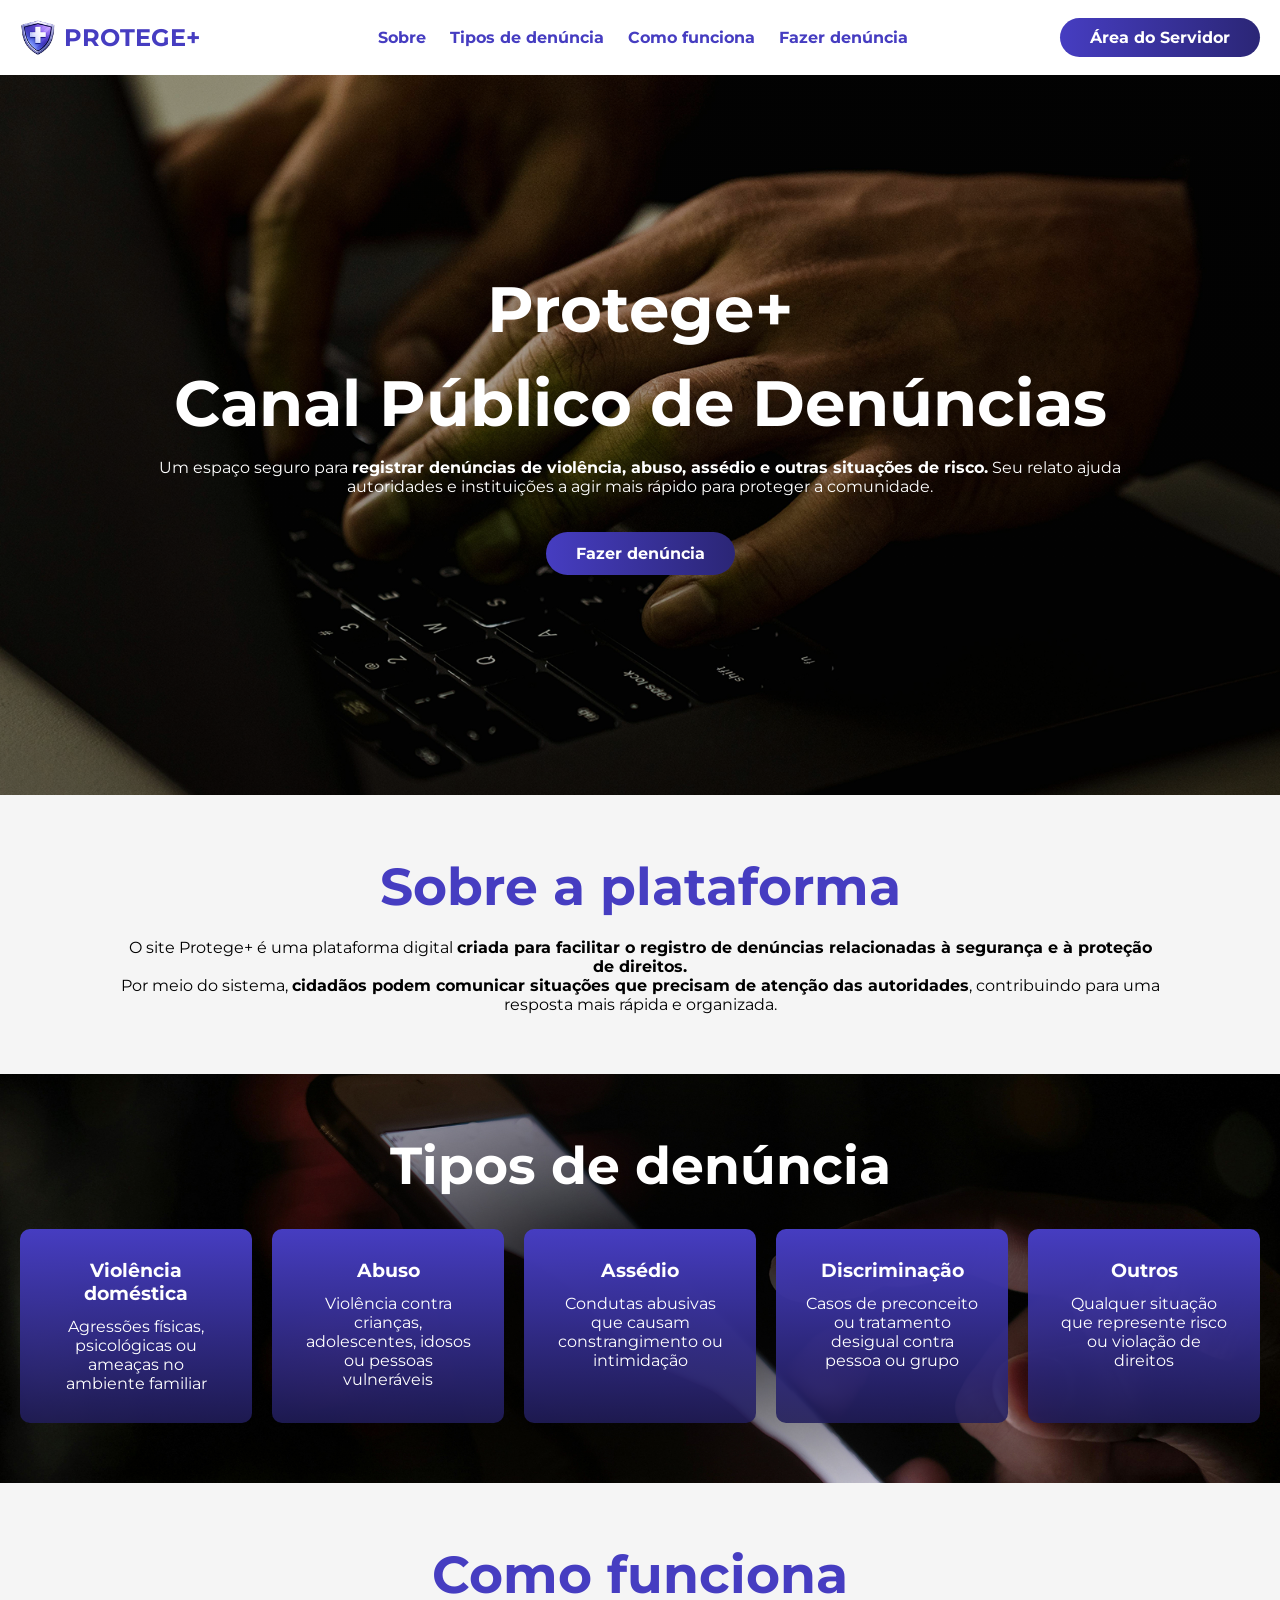
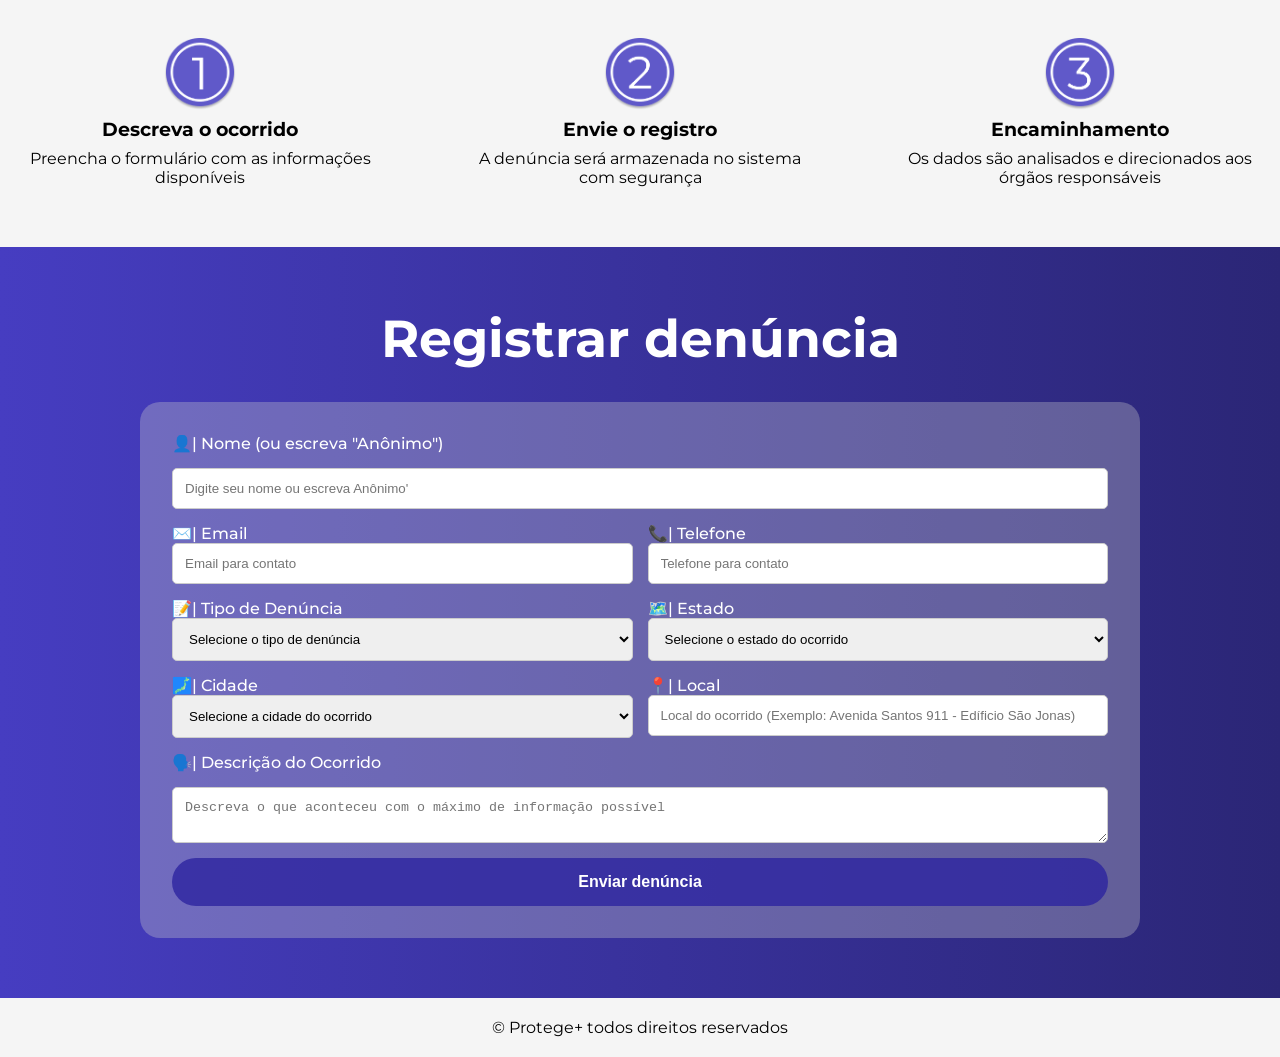
<file: index.html>
<!doctype html>
<html lang="pt-br">
  <head>
    <meta charset="UTF-8" />
    <meta name="viewport" content="width=device-width, initial-scale=1.0" />
    <title>Protege+</title>
    <link rel="shortcut icon" href="images/Logo Protege+.png" type="image/x-icon">
    <!---------------------------- CSS ---------------------------->
    <link rel="stylesheet" href="./css/style.css" />

    <!------------------- CHAMADA GOOGLE FONTS ------------------->
    <link rel="preconnect" href="https://fonts.googleapis.com">
    <link rel="preconnect" href="https://fonts.gstatic.com" crossorigin>
    <link href="https://fonts.googleapis.com/css2?family=Montserrat:ital,wght@0,100..900;1,100..900&display=swap" rel="stylesheet">
  </head>

  <body>
    <!---------------------------- HEADER ---------------------------->
    <header>
      <div class="logo">
        <img src="./images/Logo Protege+.png" alt="Logo da Protege+">
        <h2>PROTEGE+</h2>
      </div>

      <nav class="nav-menu">
        <a href="#sobre">Sobre</a>
        <a href="#tipos">Tipos de denúncia</a>
        <a href="#como">Como funciona</a>
        <a href="#formulario">Fazer denúncia</a>
      </nav>
      <div class="btn-server">
        <a href="login.html" class="btn-login">Área do Servidor</a>
      </div>
      
      <div class="menu-toggle">☰</div>
    </header>

    <!---------------------------- HERO ---------------------------->
    <section class="hero">
        <div class="hero-txt">
            <h1>Protege+</h1>
            <h1>Canal Público de Denúncias</h1>
            <p> Um espaço seguro para <strong>registrar denúncias de violência, abuso, assédio e outras situações de risco.</strong> Seu relato ajuda autoridades e instituições a agir mais rápido para proteger a comunidade.</p>
        </div>
        <a href="#formulario" class="cta">Fazer denúncia</a>
    </section>

    <!---------------------------- SOBRE ---------------------------->
    <section id="sobre">
      <div class="sobre-txt">
        <h2 class="title">Sobre a plataforma</h2>
        <div>
          <p>O site Protege+ é uma plataforma digital <strong>criada para facilitar o registro de denúncias relacionadas à segurança e à proteção de direitos.</strong></p>
          <p>Por meio do sistema, <strong>cidadãos podem comunicar situações que precisam de atenção das autoridades</strong>, contribuindo para uma resposta mais rápida e organizada.</p>      
        </div>
      </div>
    </section>

    <!---------------------------- TIPOS ---------------------------->
    <section id="tipos" class="tipos">
      <h2 class="title">Tipos de denúncia</h2>

      <div class="grid">
        <div class="card">
          <h3>Violência doméstica</h3>
          <p>Agressões físicas, psicológicas ou ameaças no ambiente familiar</p>
        </div>
        <div class="card">
          <h3>Abuso</h3>
          <p>Violência contra crianças, adolescentes, idosos ou pessoas vulneráveis</p>
        </div>
        <div class="card">
          <h3>Assédio</h3>
          <p>Condutas abusivas que causam constrangimento ou intimidação</p>
        </div>
        <div class="card">
          <h3>Discriminação</h3>
          <p>Casos de preconceito ou tratamento desigual contra pessoa ou grupo</p>
        </div>
        <div class="card">
          <h3>Outros</h3>
          <p>Qualquer situação que represente risco ou violação de direitos</p>
        </div>
      </div>
    </section>

    <!---------------------------- COMO ---------------------------->
    <section id="como" class="como">
      <h2 class="title">Como funciona</h2>

      <div class="steps">
        <div class="step-card">
          <img src="./images/circ 1.png" alt="Número 1">
          <h3>Descreva o ocorrido</h3>
          <p>Preencha o formulário com as informações disponíveis</p>
        </div>

        <div class="step-card">
          <img src="./images/circ 2.png" alt="Número 2">
          <h3>Envie o registro</h3>
          <p>A denúncia será armazenada no sistema com segurança</p>
        </div>

        <div class="step-card">
          <img src="./images/circ 3.png" alt="Número 3">
          <h3>Encaminhamento</h3>
          <p>Os dados são analisados e direcionados aos órgãos responsáveis</p>
        </div>
      </div>
    </section>
    
    <!---------------------------- FORMS ---------------------------->
    <section id="formulario" class="formulario">
      <h2 class="title">Registrar denúncia</h2>

      <form id="formDenuncia" class="formDenuncia">
        <label>👤| Nome (ou escreva "Anônimo")</label>
        <input type="text" id="nome" placeholder="Digite seu nome ou escreva Anônimo'" required />
        <div class="formDenuncia-double">
          <div class="formDenuncia-solo">
            <label>✉️| Email</label>
            <input type="email" placeholder="Email para contato" required />
          </div>
          <div class="formDenuncia-solo">
            <label>📞| Telefone</label>
            <input type="tel" placeholder="Telefone para contato" required />
          </div>
        </div>
        
        <div class="formDenuncia-double">
          <div class="formDenuncia-solo">
            <label>📝| Tipo de Denúncia</label>
            <select required>
              <option value="" disabled selected> Selecione o tipo de denúncia </option>
              <option>Violência doméstica</option>
              <option>Abuso sexual</option>
              <option>Assédio</option>
              <option>Discriminação</option>
              <option>Outros</option>
            </select>
          </div>

          <div class="formDenuncia-solo">
            <label>🗺️| Estado</label>
            <select id="estado" required>
              <option value="">Selecione o estado do ocorrido</option>
            </select>
          </div>
        </div>

        <div class="formDenuncia-double">
          <div class="formDenuncia-solo">
            <label>🗾| Cidade</label>
            <select id="cidade" required>
              <option value="">Selecione a cidade do ocorrido</option>
            </select>
          </div>

          <div class="formDenuncia-solo">
            <label>📍| Local</label>
            <input type="text" placeholder="Local do ocorrido (Exemplo: Avenida Santos 911 - Edíficio São Jonas)" required />
          </div>
        </div>

        <label>🗣️| Descrição do Ocorrido</label>
        <textarea placeholder="Descreva o que aconteceu com o máximo de informação possível" required ></textarea>

        <button type="submit">Enviar denúncia</button>
      </form>
    </section>

    <!---------------------------- FOOTER ---------------------------->
    <footer>© Protege+ todos direitos reservados</footer>

    <script src="./js/cidades.js"></script>
    <script src="./js/script.js"></script>
  </body>
</html>
</file>
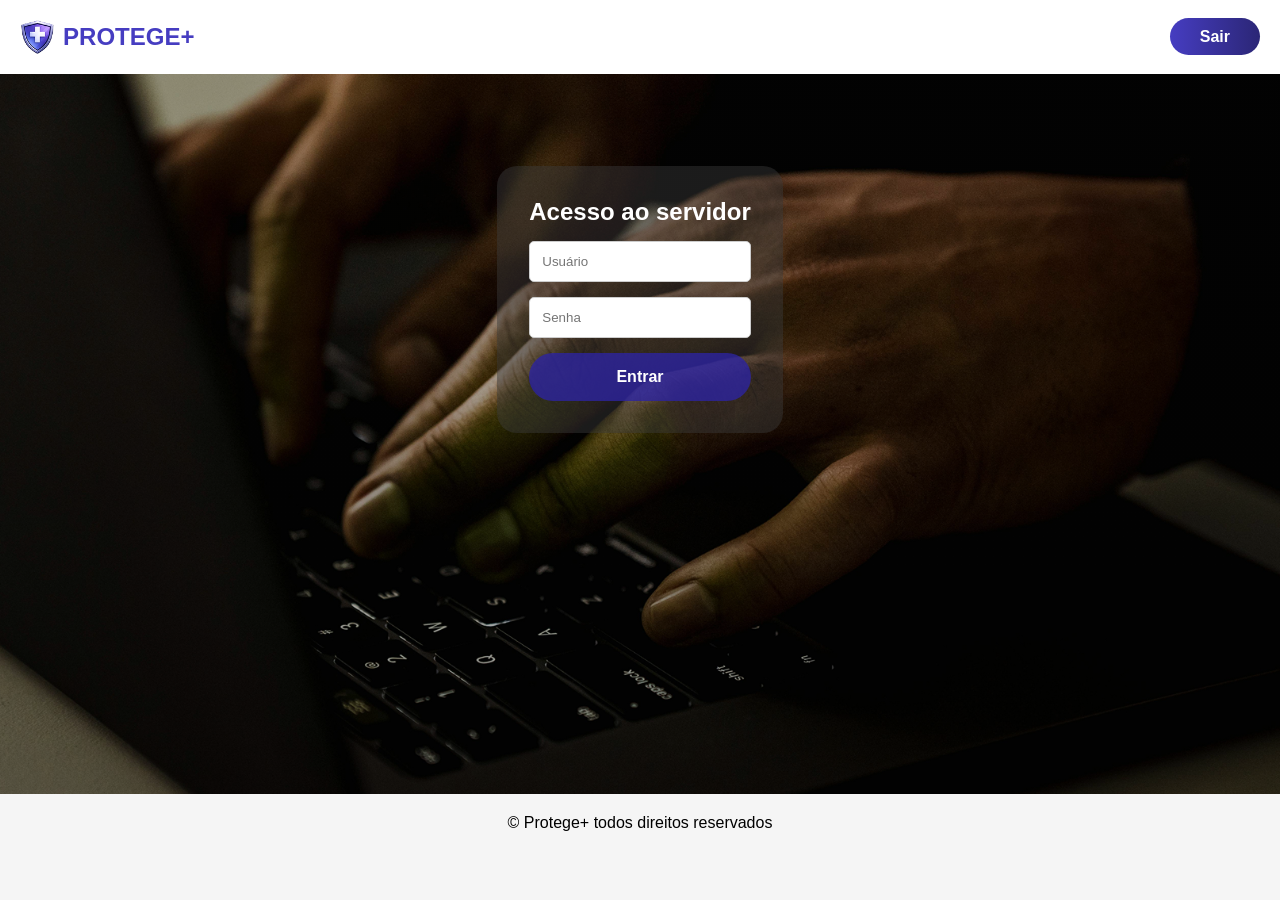
<file: login.html>
<!doctype html>
<html lang="pt-br">
  <head>
    <meta charset="UTF-8" />
    <meta name="viewport" content="width=device-width, initial-scale=1.0" />
    <title>Protege+</title>
    <link rel="shortcut icon" href="images/Logo Protege+.png" type="image/x-icon">
    <link rel="stylesheet" href="css/style.css" />
  </head>

  <body>
    <!---------------------------- HEADER ---------------------------->
    <header>
      <div class="logo">
        <img src="./images/Logo Protege+.png" alt="">
        <h2>PROTEGE+</h2>
      </div>
      <div class="btn-server">
        <a href="index.html" class="btn-login">Sair</a>
      </div>
    </header>

    <!---------------------------- HERO ---------------------------->
    <section class="hero">
      <form class="bg-login" onsubmit="login(event)">
        <h2>Acesso ao servidor</h2>

        <input type="text" id="usuario" placeholder="Usuário" />
        <input type="password" id="senha" placeholder="Senha" />

        <button type="submit">Entrar</button>
      </form>
    </section>

    <!---------------------------- FOOTER ---------------------------->
    <footer>© Protege+ todos direitos reservados</footer>
    <script src="./js/script.js"></script>
  </body>
</html>
</file>
<file: css/style.css>
*{
    margin: 0;
    padding: 0;
    box-sizing: border-box;
}

:root{
    --cor-white: #ffffff;
    --gradiente-principal: linear-gradient(90deg, #463DC1, #2b2676);
    --bg: #f5f5f5;
    --font-txt: 'Montserrat', sans-serif;
}

html {
    scroll-behavior: smooth;
}

body{
    font-family: var(--font-txt);
    background:var(--bg);
}



/* ---------------------- HEADER ---------------------- */
header{
    display:flex;
    align-items: center;
    justify-content:space-between;
    padding:20px;
    background:white;
    box-shadow: 0 4px 10px rgba(0,0,0,0.08);
}

.logo{
    display: flex;
    align-items: center;
    gap: 0.5rem;
    color: #463DC1;
}
.logo img{
    width: 17.5%;
}

nav a{
    font-weight: 700;
    margin-left:20px;
    text-decoration:none;
    color:#463DC1;
}
.nav-menu a{
    transition:0.5s;
}
.nav-menu a:hover{
    color:#18117a;
}

.btn-login{
    font-weight: 700;
    margin-left:20px;
    text-decoration:none;
    margin-top:20px;
    padding:10px 30px;
    border-radius:30px;
    background:var(--gradiente-principal);
    color: var(--cor-white);
    transition:0.5s;
}



/* ---------------------- HERO ---------------------- */
.hero{
    height:80vh;
    display:flex;
    flex-direction:column;
    justify-content:center;
    align-items:center;
    text-align:center;
    color:white;
    background: linear-gradient(rgba(0, 0, 0, 0.225),rgba(0, 0, 0, 0.382)),
    url("../images/bg-typing.png") center/cover no-repeat;
}

.hero h1{
    font-size:4rem;
}
.hero-txt{
    padding:1rem 6rem;
    display: flex;
    flex-direction: column;
    gap: 1rem;
}

.cta{
    margin-top:20px;
    margin-bottom: 40px;
    padding:12px 30px;
    border-radius:30px;
    font-weight: 700;
    background:var(--gradiente-principal);
    color: var(--cor-white);
    text-decoration: none;
    transition:0.5s;
}
.cta:hover{
    scale: 1.05;
}



/* ---------------------- SOBRE ---------------------- */
section{
    padding:60px 20px;
    text-align:center;
}
.title{
    font-size: 3.25rem;
    color:#463DC1;
}
.sobre-txt {
    display: flex;
    flex-direction: column;
    align-items: center;
    padding:0rem 6rem;
    gap: 1.25rem;
}
strong{
    font-weight: 700;
}



/* ---------------------- TIPOS ---------------------- */
.tipos{
    display: flex;
    flex-direction: column;
    gap: 2rem;
    background: url("../images/bg-tipos.jpg") center/cover no-repeat;;
}
.tipos h2{
    color: var(--cor-white);
}
.grid{
    display:grid;
    grid-template-columns:repeat(auto-fit,minmax(200px,1fr));
    gap:1.25rem;
}

.card{
    padding:30px;
    background:linear-gradient( 180deg,#463DC1,#211d5bdd);
    color:white;
    border-radius:10px;
    display: flex;
    flex-direction: column;
    gap: 0.75rem;
}



/* ---------------------- COMO ---------------------- */
.como{
    display: flex;
    flex-direction: column;
    gap: 2rem;
}
.steps{
    display:grid;
    grid-template-columns:repeat(auto-fit,minmax(200px,1fr));
    gap:5rem;
}
.step-card {
    display: flex;
    flex-direction: column;
    align-items: center;
    gap: 0.5rem;
}
.steps img{
    width: 20%;
}



/* ---------------------- FORMS ---------------------- */
.formulario{
    background: var(--gradiente-principal);
    color: var(--cor-white);
}
.formulario h2{
    color: var(--cor-white);
}
.formDenuncia{
    margin-top: 2rem;
    background: #cccccc55;
    padding: 2rem;
    border-radius: 20px;
}
.formDenuncia label{
    font-weight: 500;
    display: flex;
    align-items: start;
}
form{
    max-width:1000px;
    margin:auto;
    display:flex;
    flex-direction:column;
    gap:15px;
}
.formDenuncia-double{
    display: flex;
    gap: 15px;
}
.formDenuncia-solo{
    display: flex;
    flex-direction: column;
    width: 100%;
}
input, select, textarea{
    padding:12px;
    border-radius:5px;
    border:1px solid #ccc;
}

button{
    padding:15px;
    border:none;
    border-radius:30px;
    background:#2c24a0cb;
    color:#ffffff;
    font-size:16px;
    font-weight: 700;
    cursor:pointer;
    transition:0.5s;
}
button:hover{
    scale: 1.025;
    background: #1e178bcb;
}

footer{
    text-align:center;
    padding:20px;
}
.footer-dashboard{
    background: var(--gradiente-principal);
    color: var(--cor-white);
}

.menu-toggle{
    display:none;
    font-size:30px;
    cursor:pointer;
}
.bg-login{
    margin-top: 2rem;
    background: #3b3b3b73;
    padding: 2rem;
    border-radius: 20px;
}

/* ---------------------- DASHBOARD ---------------------- */
.dashboard{
    padding:60px 20px;
}

.cards-dashboard{
    display:flex;
    gap:20px;
    margin:30px 0;
    flex-wrap:wrap;
}

.card-dash{
    flex:1;
    background:linear-gradient(180deg,#463DC1,#211d5b);
    color:white;
    padding:20px;
    border-radius:10px;
    text-align:center;
}

.card-dash p{
    font-size:2rem;
    font-weight:bold;
}

table{
    width:100%;
    border-collapse:collapse;
    margin-top:30px;
    background:white;
}

th,td{
    padding:10px;
    border:1px solid #ccc;
    text-align:left;
}

th{
    background:#463DC1;
    color:white;
}

.graficos{
    display:grid;
    grid-template-columns:1fr 1fr;
    gap:40px;
    margin-top:40px;
}
.table-container{
    overflow-x:auto;
}

/* ---------------------- TABLET ---------------------- */
@media (max-width:768px){

header{
    position:relative;
}
.hero h1{
        font-size: 3rem;
}

.menu-toggle{
    display:block;
}

.nav-menu{
    position:absolute;
    top:100%;
    right:0;
    background:rgba(255, 255, 255, 0.948);
    width:100%;
    display:flex;
    flex-direction:column;
    align-items:center;
    gap:20px;
    padding:20px;
    transform:translateY(-200%);
    transition:0.4s;
}

.nav-menu.active{
    transform:translateY(0);
}

nav a{
    margin:0;
}
.graficos{
    display:grid;
    grid-template-columns:1fr;
    
}
}
</file>
